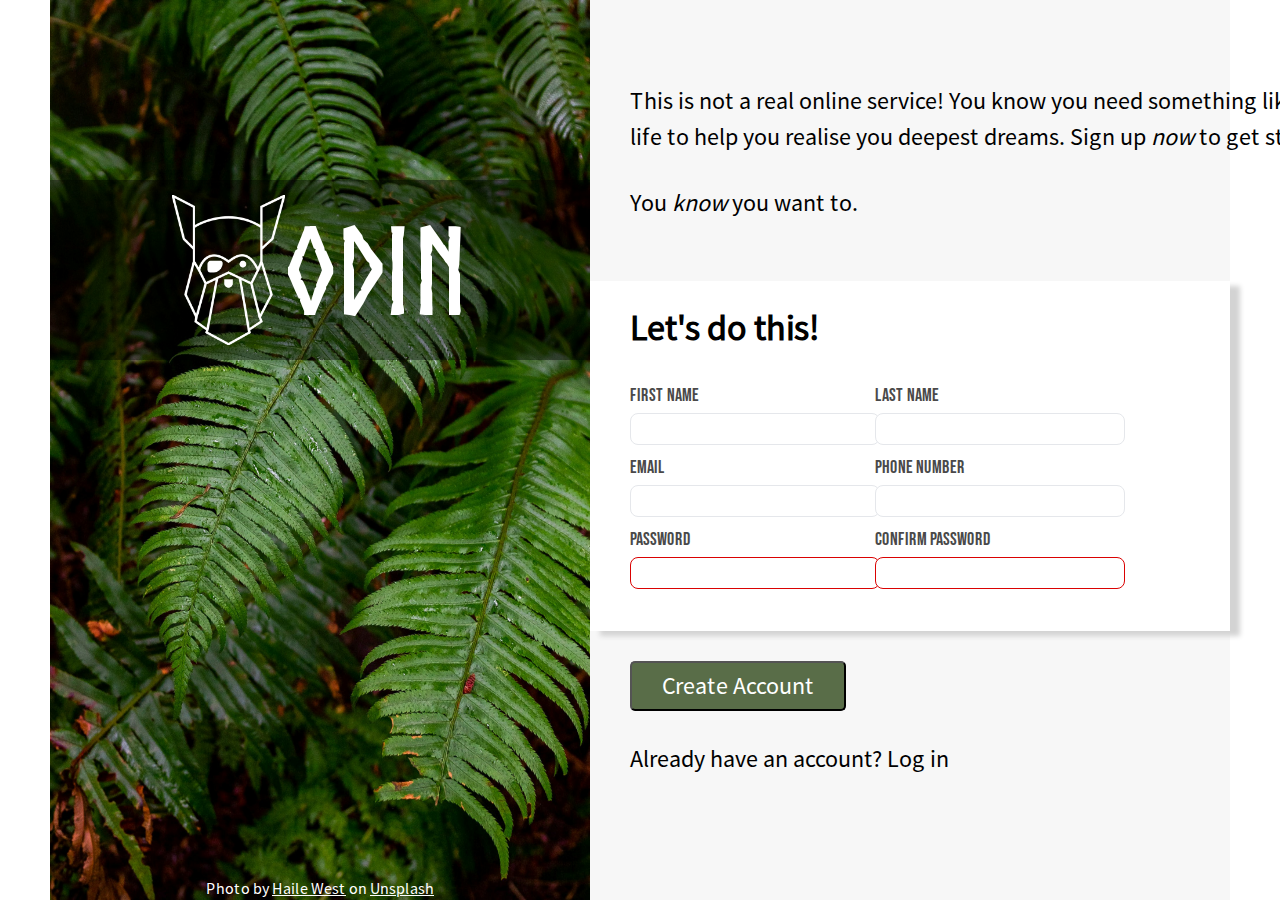
<file: index.html>
<!DOCTYPE html>
<html lang="en">

<head>
  <meta charset="UTF-8">
  <meta name="viewport" content="width=device-width, initial-scale=1.0">
  <link rel='stylesheet' href='styles.css' />
  <title>Document</title>
</head>

<body>
  <div class="main-container">
    <div class="sidebar-background">
      <div class="sidebar-logo-background">
        <img src="odin-lined.png" alt="" class="sidebar-image" />ODIN
      </div>
      <p>
        Photo by <a href="https://unsplash.com/@haliewestphoto" target="_blank" rel="noreferrer">Haile West</a> on <a
          href="https://unsplash.com/" target="_blank" rel="noreferrer">Unsplash</a>
      </p>

    </div>
    <div class="hero-container">
      <div class="hero">This is not a real online service! You know you need something like this in your life to
        help you realise you deepest dreams. Sign up <i>now</i> to get started.<div class="space">You <i>know</i> you
          want to.</div>
      </div>

      <div class="signup">
        <form>
          <section class="form format">
            <h2>Let's do this!</h2>
            <div class="input-container">
              <p>
                <label for="first-name">
                  <span>First Name</span>
                </label>
                <input type="text" name="first-name" id="first-name" required>
              </p>
              <p>
                <label for="last-name">
                  <span>Last Name</span>
                </label>
                <input type="text" name="last-name" id="last-name" required>
              </p>
              <p>
                <label for="mail">
                  <span>Email</span>
                </label>
                <input type="email" name="user-email" id="mail" required>
              </p>
              <p>
                <label for="phone">
                  <span>Phone Number</span>
                </label>
                <input type="tel" name="phone" id="phone" required>
              </p>
              <p>
                <label for="password">
                  <span>Password</span>
                </label>
                <input type="password" name="password" id="password" required>
              </p>
              <p>
                <label for="confirm-password">
                  <span>Confirm Password</span>
                </label>
                <input type="password" name="confirm-password" id="confirm-password" required>
              </p>
            </div>

          </section>
      </div>
      <section class="submit format">
        <button type="submit">Create Account</button>
        <div class="submit">Already have an account? Log in</div>
      </section>

      </form>
    </div>
  </div>

</body>

</html>
</file>
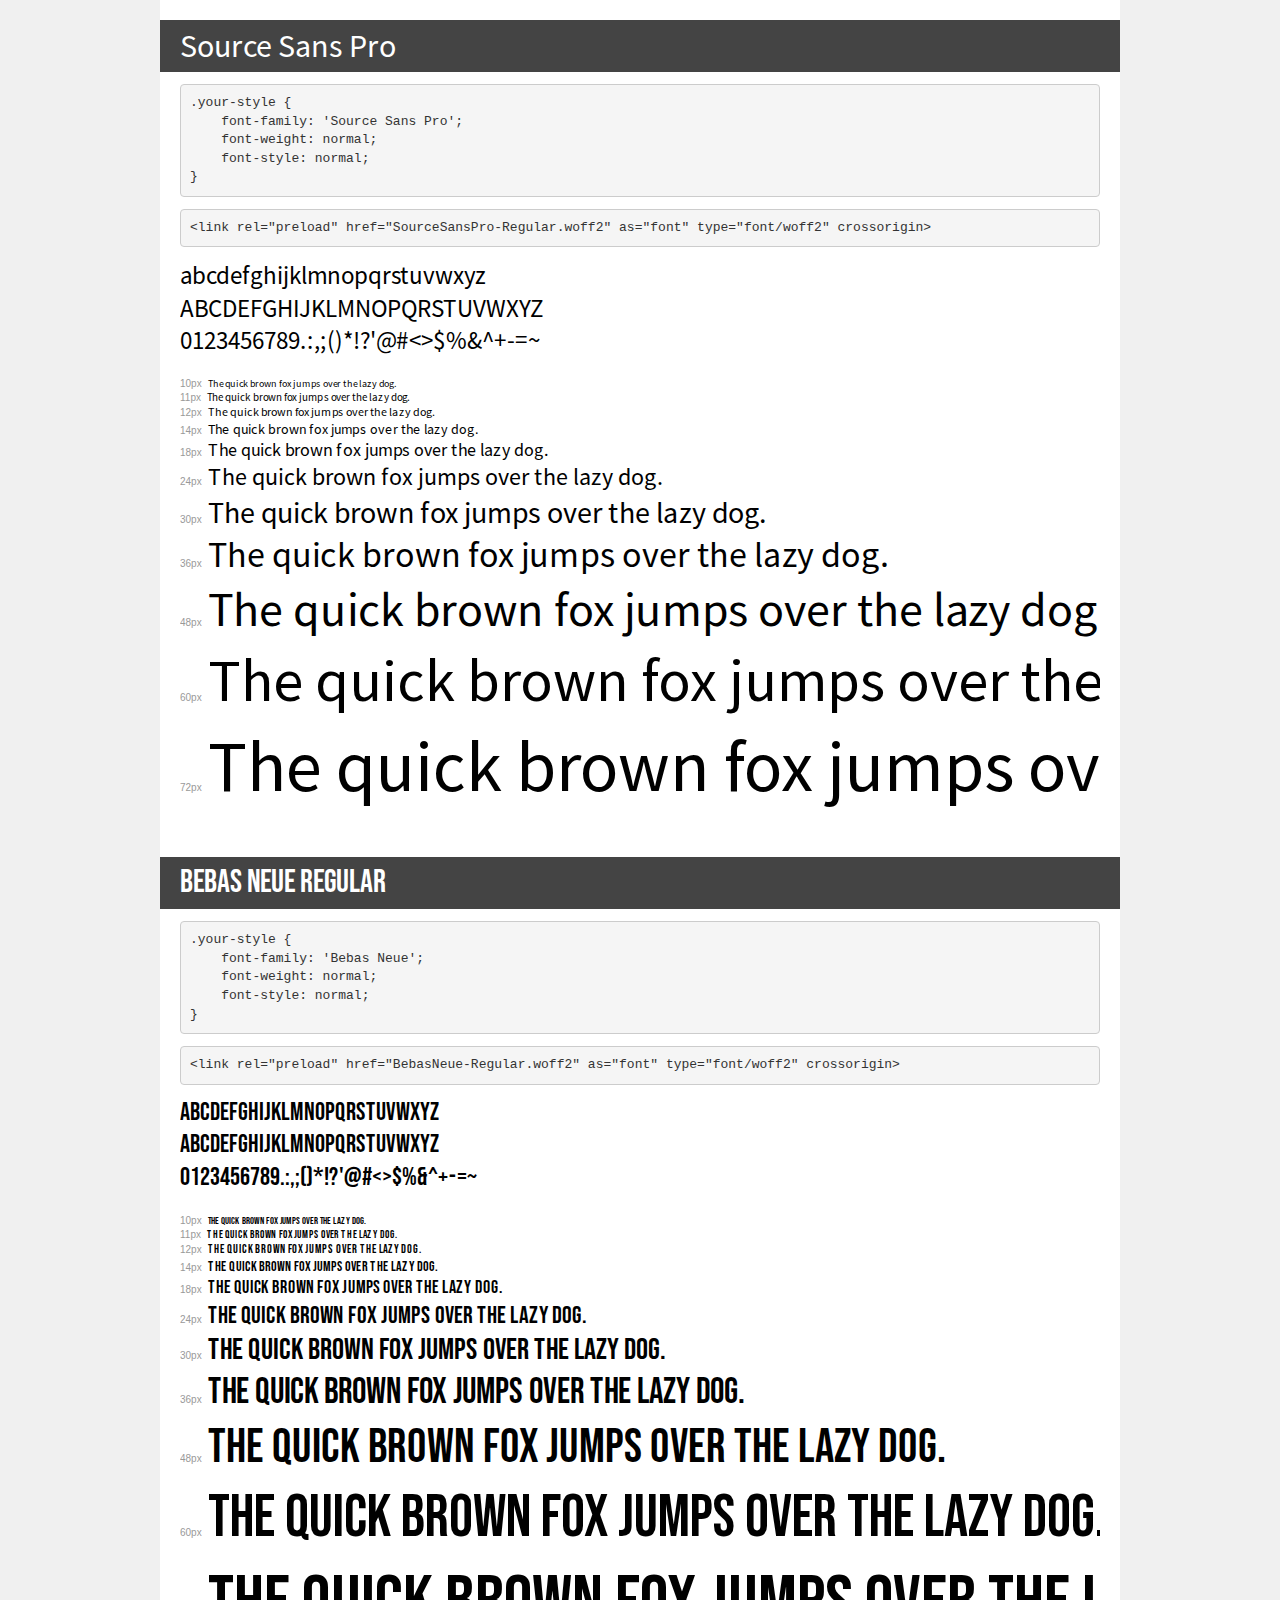
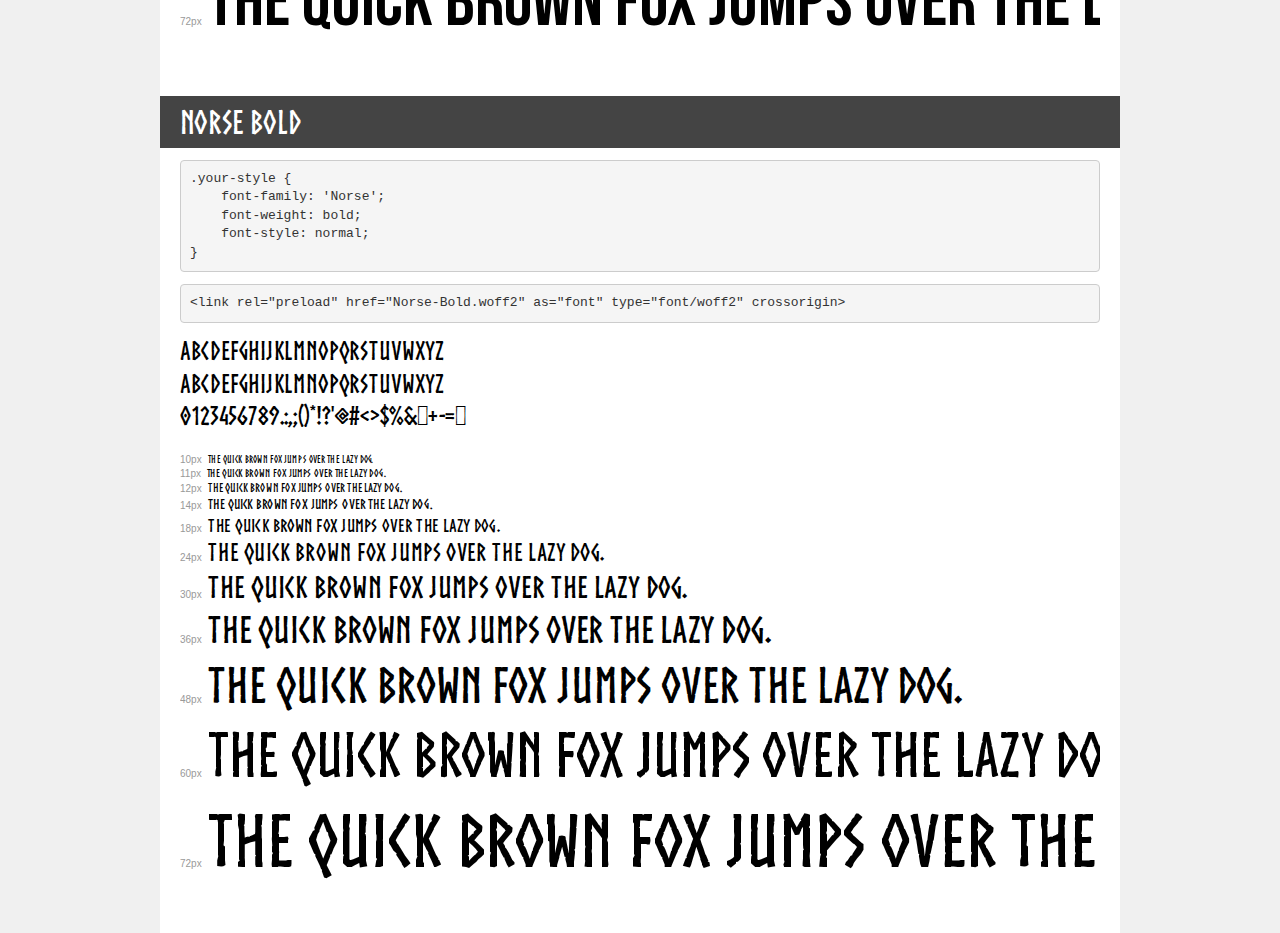
<file: fonts/demo.html>
<!DOCTYPE html>
<html lang="en">
<head>
    <meta charset="utf-8">
    <meta http-equiv="X-UA-Compatible" content="IE=edge">
    <meta name="viewport" content="width=device-width, initial-scale=1">
    <meta name="robots" content="noindex, noarchive">
    <meta name="format-detection" content="telephone=no">
    <title>Transfonter demo</title>
    <link href="stylesheet.css" rel="stylesheet">
    <style>
        /*
        http://meyerweb.com/eric/tools/css/reset/
        v2.0 | 20110126
        License: none (public domain)
        */
        html, body, div, span, applet, object, iframe,
        h1, h2, h3, h4, h5, h6, p, blockquote, pre,
        a, abbr, acronym, address, big, cite, code,
        del, dfn, em, img, ins, kbd, q, s, samp,
        small, strike, strong, sub, sup, tt, var,
        b, u, i, center,
        dl, dt, dd, ol, ul, li,
        fieldset, form, label, legend,
        table, caption, tbody, tfoot, thead, tr, th, td,
        article, aside, canvas, details, embed,
        figure, figcaption, footer, header, hgroup,
        menu, nav, output, ruby, section, summary,
        time, mark, audio, video {
            margin: 0;
            padding: 0;
            border: 0;
            font-size: 100%;
            font: inherit;
            vertical-align: baseline;
        }
        /* HTML5 display-role reset for older browsers */
        article, aside, details, figcaption, figure,
        footer, header, hgroup, menu, nav, section {
            display: block;
        }
        body {
            line-height: 1;
        }
        ol, ul {
            list-style: none;
        }
        blockquote, q {
            quotes: none;
        }
        blockquote:before, blockquote:after,
        q:before, q:after {
            content: '';
            content: none;
        }
        table {
            border-collapse: collapse;
            border-spacing: 0;
        }
        /* demo styles */
        body {
            background: #f0f0f0;
            color: #000;
        }
        .page {
            background: #fff;
            width: 920px;
            margin: 0 auto;
            padding: 20px 20px 0 20px;
            overflow: hidden;
        }
        .font-container {
            overflow-x: auto;
            overflow-y: hidden;
            margin-bottom: 40px;
            line-height: 1.3;
            white-space: nowrap;
            padding-bottom: 5px;
        }
        h1 {
            position: relative;
            background: #444;
            font-size: 32px;
            color: #fff;
            padding: 10px 20px;
            margin: 0 -20px 12px -20px;
        }
        .letters {
            font-size: 25px;
            margin-bottom: 20px;
        }
        .s10:before {
            content: '10px';
        }
        .s11:before {
            content: '11px';
        }
        .s12:before {
            content: '12px';
        }
        .s14:before {
            content: '14px';
        }
        .s18:before {
            content: '18px';
        }
        .s24:before {
            content: '24px';
        }
        .s30:before {
            content: '30px';
        }
        .s36:before {
            content: '36px';
        }
        .s48:before {
            content: '48px';
        }
        .s60:before {
            content: '60px';
        }
        .s72:before {
            content: '72px';
        }
        .s10:before, .s11:before, .s12:before, .s14:before,
        .s18:before, .s24:before, .s30:before, .s36:before,
        .s48:before, .s60:before, .s72:before {
            font-family: Arial, sans-serif;
            font-size: 10px;
            font-weight: normal;
            font-style: normal;
            color: #999;
            padding-right: 6px;
        }
        pre {
            display: block;
            padding: 9px;
            margin: 0 0 12px;
            font-family: Monaco, Menlo, Consolas, "Courier New", monospace;
            font-size: 13px;
            line-height: 1.428571429;
            color: #333;
            font-weight: normal;
            font-style: normal;
            background-color: #f5f5f5;
            border: 1px solid #ccc;
            overflow-x: auto;
            border-radius: 4px;
        }
        /* responsive */
        @media (max-width: 959px) {
            .page {
                width: auto;
                margin: 0;
            }
        }
    </style>
</head>
<body>
<div class="page">
    <div class="demo">
        <h1 style="font-family: 'Source Sans Pro'; font-weight: normal; font-style: normal;">Source Sans Pro</h1>
        <pre title="Usage">.your-style {
    font-family: 'Source Sans Pro';
    font-weight: normal;
    font-style: normal;
}</pre>
        <pre title="Preload (optional)">
&lt;link rel=&quot;preload&quot; href=&quot;SourceSansPro-Regular.woff2&quot; as=&quot;font&quot; type=&quot;font/woff2&quot; crossorigin&gt;</pre>
        <div class="font-container" style="font-family: 'Source Sans Pro'; font-weight: normal; font-style: normal;">
            <p class="letters">
                abcdefghijklmnopqrstuvwxyz<br>
ABCDEFGHIJKLMNOPQRSTUVWXYZ<br>
                0123456789.:,;()*!?'@#&lt;&gt;$%&^+-=~
            </p>
            <p class="s10" style="font-size: 10px;">The quick brown fox jumps over the lazy dog.</p>
            <p class="s11" style="font-size: 11px;">The quick brown fox jumps over the lazy dog.</p>
            <p class="s12" style="font-size: 12px;">The quick brown fox jumps over the lazy dog.</p>
            <p class="s14" style="font-size: 14px;">The quick brown fox jumps over the lazy dog.</p>
            <p class="s18" style="font-size: 18px;">The quick brown fox jumps over the lazy dog.</p>
            <p class="s24" style="font-size: 24px;">The quick brown fox jumps over the lazy dog.</p>
            <p class="s30" style="font-size: 30px;">The quick brown fox jumps over the lazy dog.</p>
            <p class="s36" style="font-size: 36px;">The quick brown fox jumps over the lazy dog.</p>
            <p class="s48" style="font-size: 48px;">The quick brown fox jumps over the lazy dog.</p>
            <p class="s60" style="font-size: 60px;">The quick brown fox jumps over the lazy dog.</p>
            <p class="s72" style="font-size: 72px;">The quick brown fox jumps over the lazy dog.</p>
        </div>
    </div>

    <div class="demo">
        <h1 style="font-family: 'Bebas Neue'; font-weight: normal; font-style: normal;">Bebas Neue Regular</h1>
        <pre title="Usage">.your-style {
    font-family: 'Bebas Neue';
    font-weight: normal;
    font-style: normal;
}</pre>
        <pre title="Preload (optional)">
&lt;link rel=&quot;preload&quot; href=&quot;BebasNeue-Regular.woff2&quot; as=&quot;font&quot; type=&quot;font/woff2&quot; crossorigin&gt;</pre>
        <div class="font-container" style="font-family: 'Bebas Neue'; font-weight: normal; font-style: normal;">
            <p class="letters">
                abcdefghijklmnopqrstuvwxyz<br>
ABCDEFGHIJKLMNOPQRSTUVWXYZ<br>
                0123456789.:,;()*!?'@#&lt;&gt;$%&^+-=~
            </p>
            <p class="s10" style="font-size: 10px;">The quick brown fox jumps over the lazy dog.</p>
            <p class="s11" style="font-size: 11px;">The quick brown fox jumps over the lazy dog.</p>
            <p class="s12" style="font-size: 12px;">The quick brown fox jumps over the lazy dog.</p>
            <p class="s14" style="font-size: 14px;">The quick brown fox jumps over the lazy dog.</p>
            <p class="s18" style="font-size: 18px;">The quick brown fox jumps over the lazy dog.</p>
            <p class="s24" style="font-size: 24px;">The quick brown fox jumps over the lazy dog.</p>
            <p class="s30" style="font-size: 30px;">The quick brown fox jumps over the lazy dog.</p>
            <p class="s36" style="font-size: 36px;">The quick brown fox jumps over the lazy dog.</p>
            <p class="s48" style="font-size: 48px;">The quick brown fox jumps over the lazy dog.</p>
            <p class="s60" style="font-size: 60px;">The quick brown fox jumps over the lazy dog.</p>
            <p class="s72" style="font-size: 72px;">The quick brown fox jumps over the lazy dog.</p>
        </div>
    </div>

    <div class="demo">
        <h1 style="font-family: 'Norse'; font-weight: bold; font-style: normal;">Norse Bold</h1>
        <pre title="Usage">.your-style {
    font-family: 'Norse';
    font-weight: bold;
    font-style: normal;
}</pre>
        <pre title="Preload (optional)">
&lt;link rel=&quot;preload&quot; href=&quot;Norse-Bold.woff2&quot; as=&quot;font&quot; type=&quot;font/woff2&quot; crossorigin&gt;</pre>
        <div class="font-container" style="font-family: 'Norse'; font-weight: bold; font-style: normal;">
            <p class="letters">
                abcdefghijklmnopqrstuvwxyz<br>
ABCDEFGHIJKLMNOPQRSTUVWXYZ<br>
                0123456789.:,;()*!?'@#&lt;&gt;$%&^+-=~
            </p>
            <p class="s10" style="font-size: 10px;">The quick brown fox jumps over the lazy dog.</p>
            <p class="s11" style="font-size: 11px;">The quick brown fox jumps over the lazy dog.</p>
            <p class="s12" style="font-size: 12px;">The quick brown fox jumps over the lazy dog.</p>
            <p class="s14" style="font-size: 14px;">The quick brown fox jumps over the lazy dog.</p>
            <p class="s18" style="font-size: 18px;">The quick brown fox jumps over the lazy dog.</p>
            <p class="s24" style="font-size: 24px;">The quick brown fox jumps over the lazy dog.</p>
            <p class="s30" style="font-size: 30px;">The quick brown fox jumps over the lazy dog.</p>
            <p class="s36" style="font-size: 36px;">The quick brown fox jumps over the lazy dog.</p>
            <p class="s48" style="font-size: 48px;">The quick brown fox jumps over the lazy dog.</p>
            <p class="s60" style="font-size: 60px;">The quick brown fox jumps over the lazy dog.</p>
            <p class="s72" style="font-size: 72px;">The quick brown fox jumps over the lazy dog.</p>
        </div>
    </div>

</div>
</body>
</html>
</file>
<file: styles.css>
/* 1. Use a more-intuitive box-sizing model */
*,
*::before,
*::after {
  box-sizing: border-box;
}
/* 2. Remove default margin */
* {
  margin: 0;
}
body {
  /* 3. Add accessible line-height */
  line-height: 1.5;
  /* 4. Improve text rendering */
  -webkit-font-smoothing: antialiased;
}
/* 5. Improve media defaults */
img,
picture,
video,
canvas,
svg {
  display: block;
  max-width: 100%;
}
/* 6. Inherit fonts for form controls */
input,
button,
textarea,
select {
  font: inherit;
}
/* 7. Avoid text overflows */
p,
h1,
h2,
h3,
h4,
h5,
h6 {
  overflow-wrap: break-word;
}
/* 8. Improve line wrapping */
p {
  text-wrap: pretty;
}
h1,
h2,
h3,
h4,
h5,
h6 {
  text-wrap: balance;
}
/*
  9. Create a root stacking context
*/
#root,
#__next {
  isolation: isolate;
}

/*
Custom fonts
*/
@font-face {
  font-family: 'Source Sans Pro';
  src: url('./fonts/SourceSansPro-Regular.woff2') format('woff2'),
    url('./fonts/SourceSansPro-Regular.woff') format('woff');
  font-weight: normal;
  font-style: normal;
  font-display: swap;
}

@font-face {
  font-family: 'Bebas Neue';
  src: url('./fonts/BebasNeue-Regular.woff2') format('woff2'),
    url('./fonts/BebasNeue-Regular.woff') format('woff');
  font-weight: normal;
  font-style: normal;
  font-display: swap;
}

@font-face {
  font-family: 'Norse';
  src: url('./fonts/Norse-Bold.woff2') format('woff2'),
    url('./fonts/Norse-Bold.woff') format('woff');
  font-weight: bold;
  font-style: normal;
  font-display: swap;
}

.main-container {
  display: flex;
  font-family: 'Source Sans Pro', 'Courier New', Courier, monospace;
  justify-content: center;
  align-items: center;
}

.sidebar-background {
  background: url('halie-west-25xggax4bSA-unsplash.jpg');
  background-size: 540px 100vh;
  height: 100vh;
  width: 540px;
  color: white;
  display: flex;
  flex-direction: column;
  justify-content: space-between;
  text-align: center;
}

.sidebar-logo-background {
  background: rgba(0, 0, 0, 0.4);
  display: flex;
  font-family: 'Norse', sans-serif;
  font-size: 120px;
  align-items: center;
  justify-content: center;
  margin-top: 180px;
}
.sidebar-logo-background img {
  height: 150px;
  display: block;
}
a:link,
a:visited {
  color: white;
}

.hero-container {
  display: flex;
  flex-direction: column;
  background: rgb(247, 247, 247);
  font-size: x-large;
  max-width: 50%;
  height: 100vh;
  justify-content: center;
}
.hero {
  padding-left: 40px;
  padding-bottom: 60px;
  width: 850px;
}
.space {
  margin-top: 30px;
}
.form {
  background: white;
  box-shadow: 10px 5px 5px lightgray;
  margin: 0 auto;
}
.form > h2 {
  padding: 20px 0 20px 0;
  align-content: center;
}

button {
  background-color: #596d48;
  color: white;
  border-radius: 5px;
  padding: 5px 30px 5px 30px;
}

.format {
  padding-left: 40px;
  padding-bottom: 40px;
}

.submit {
  padding-top: 30px;
}

label {
  font-family: 'Bebas Neue', Verdana, Tahoma, sans-serif;
  font-size: large;
  color: rgb(73, 73, 73);
  display: inline-block;
}
.input-container > p {
  display: inline-block;
  text-align: left;
  width: 40%;
}
input {
  font: 1em sans-serif;
  width: 250px;
  box-sizing: border-box;
  border: 1px solid #e5e7eb;
  border-radius: 8px;
}

p label {
  width: 50%;
}

input[type='password']:invalid {
  border-color: rgb(218, 2, 2);
}
input:focus {
  outline: 1px solid rgb(0, 0, 255);
  box-shadow: 5px 5px 5px lightgray;
}
</file>
<file: fonts/stylesheet.css>
@font-face {
    font-family: 'Source Sans Pro';
    src: url('SourceSansPro-Regular.woff2') format('woff2'),
        url('SourceSansPro-Regular.woff') format('woff');
    font-weight: normal;
    font-style: normal;
    font-display: swap;
}

@font-face {
    font-family: 'Bebas Neue';
    src: url('BebasNeue-Regular.woff2') format('woff2'),
        url('BebasNeue-Regular.woff') format('woff');
    font-weight: normal;
    font-style: normal;
    font-display: swap;
}

@font-face {
    font-family: 'Norse';
    src: url('Norse-Bold.woff2') format('woff2'),
        url('Norse-Bold.woff') format('woff');
    font-weight: bold;
    font-style: normal;
    font-display: swap;
}
</file>
